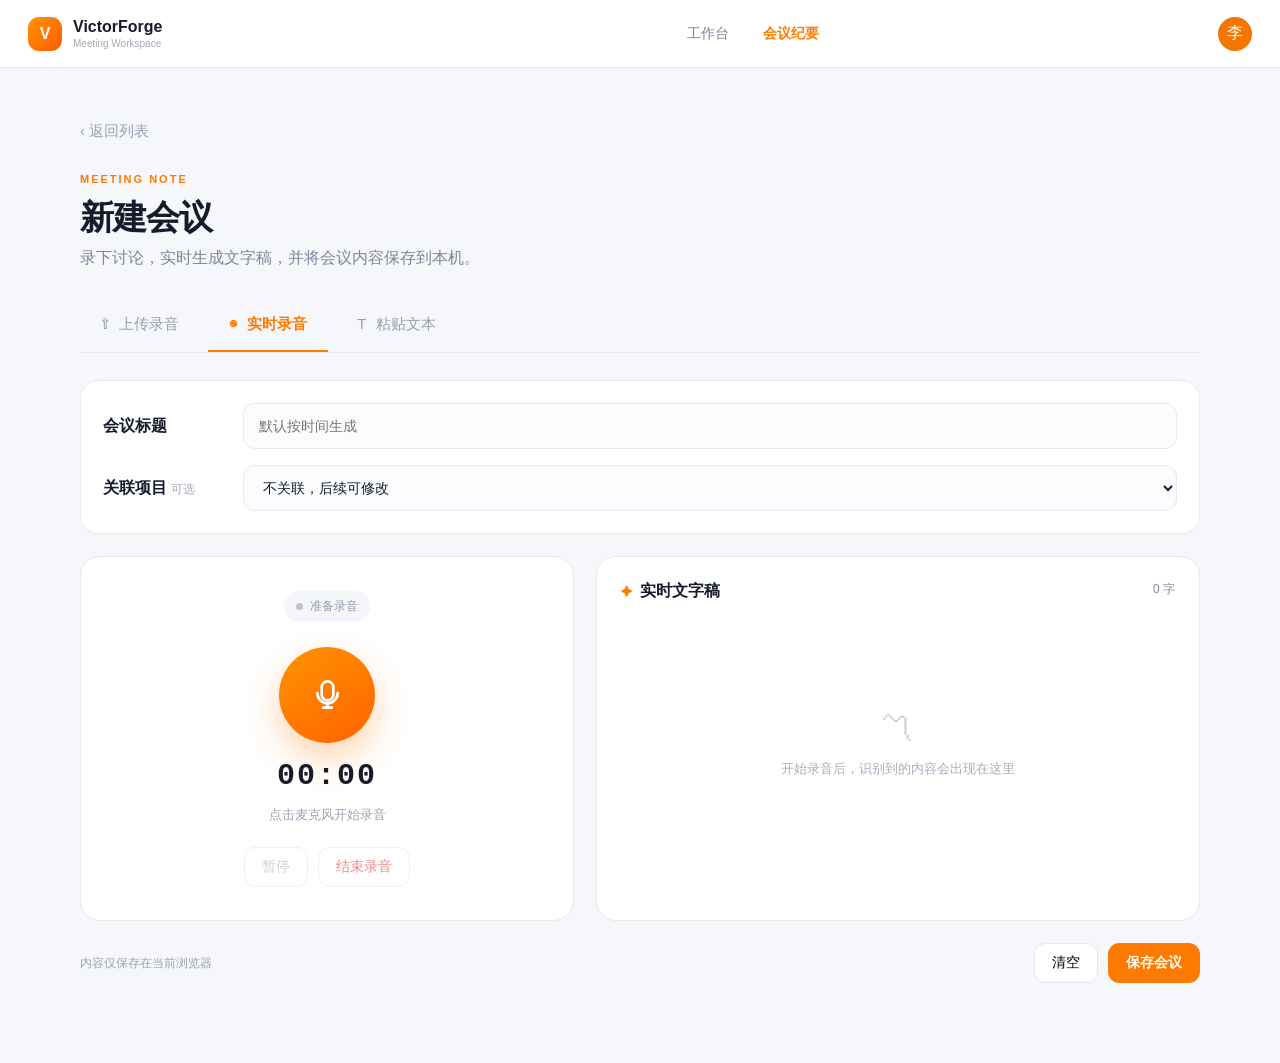
<file: index.html>
<!doctype html>
<html lang="zh-CN">
<head>
  <meta charset="UTF-8" />
  <meta name="viewport" content="width=device-width, initial-scale=1.0" />
  <title>VictorForge · 会议纪要</title>
  <link rel="stylesheet" href="styles.css" />
  <link rel="stylesheet" href="overrides.css" />
</head>
<body>
  <header class="topbar">
    <a class="brand" href="#"><span class="brand-mark">V</span><span><b>VictorForge</b><small>Meeting Workspace</small></span></a>
    <nav><a href="#">工作台</a><a class="active" href="#">会议纪要</a></nav>
    <div class="avatar">李</div>
  </header>

  <main class="shell">
    <button class="back">‹ 返回列表</button>
    <section class="heading">
      <span class="eyebrow">MEETING NOTE</span>
      <h1>新建会议</h1>
      <p>录下讨论，实时生成文字稿，并将会议内容保存到本机。</p>
    </section>

    <div class="tabs" role="tablist">
      <button data-tab="upload">⇧ <span>上传录音</span></button>
      <button class="selected" data-tab="record">◉ <span>实时录音</span></button>
      <button data-tab="paste">T <span>粘贴文本</span></button>
    </div>

    <section class="form-card">
      <label>会议标题</label>
      <input id="title" placeholder="默认按时间生成" />
      <label>关联项目 <em>可选</em></label>
      <select id="project"><option value="">不关联，后续可修改</option><option>锐达项目</option><option>内部产品实验</option></select>
    </section>

    <section id="recordPanel" class="workspace panel-active">
      <article class="record-card">
        <div class="live-pill"><i></i><span id="stateText">准备录音</span></div>
        <button id="recordButton" class="record-button" aria-label="开始录音"><span class="mic" aria-hidden="true"><svg viewBox="0 0 24 24"><rect x="8" y="3" width="8" height="13" rx="4"></rect><path d="M5 11a7 7 0 0 0 14 0M12 18v3M9 21h6"></path></svg></span></button>
        <div id="timer" class="timer">00:00</div>
        <p id="recordHint">点击麦克风开始录音</p>
        <div class="record-actions">
          <button id="pauseButton" class="secondary" disabled>暂停</button>
          <button id="stopButton" class="danger" disabled>结束录音</button>
        </div>
      </article>

      <article class="transcript-card">
        <div class="card-title"><div><span class="spark">✦</span><b>实时文字稿</b></div><span id="wordCount">0 字</span></div>
        <div id="emptyState" class="empty"><span>〽</span><p>开始录音后，识别到的内容会出现在这里</p></div>
        <textarea id="transcript" aria-label="会议文字稿" placeholder="文字稿将在这里生成，也可以直接编辑……"></textarea>
      </article>
    </section>

    <section id="uploadPanel" class="single-panel">
      <label class="dropzone"><input id="audioFile" type="file" accept="audio/*" /><span class="drop-icon">⇧</span><b>选择或拖入录音文件</b><small>支持 mp3、m4a、wav、webm</small></label>
      <p class="notice">录音上传已就绪；服务端转写引擎将在下一阶段接入。</p>
    </section>

    <section id="pastePanel" class="single-panel">
      <textarea id="pasteText" class="paste-box" placeholder="把已有的会议文字粘贴到这里……"></textarea>
      <button id="usePaste" class="primary compact">使用这段文字</button>
    </section>

    <footer class="footer-actions">
      <span id="saveStatus">内容仅保存在当前浏览器</span>
      <div><button id="clearButton" class="secondary">清空</button><button id="saveButton" class="primary">保存会议</button></div>
    </footer>
  </main>

  <div id="toast" class="toast"></div>
  <script src="app.js"></script>
</body>
</html>
</file>
<file: styles.css>
:root{--orange:#ff7a00;--ink:#151b2b;--muted:#8b93a7;--line:#e5e8ef;--bg:#f5f7fb;--card:#fff;--blue:#3d67ff}*{box-sizing:border-box}body{margin:0;background:var(--bg);color:var(--ink);font-family:-apple-system,BlinkMacSystemFont,"Segoe UI","PingFang SC",sans-serif}.topbar{height:68px;background:#fff;border-bottom:1px solid var(--line);display:flex;align-items:center;padding:0 28px;position:sticky;top:0;z-index:5}.brand{display:flex;align-items:center;gap:11px;color:var(--ink);text-decoration:none;min-width:260px}.brand-mark{width:34px;height:34px;border-radius:11px;background:linear-gradient(135deg,#ff9500,#ff5b00);color:#fff;display:grid;place-items:center;font-weight:800}.brand small{display:block;color:#a2a9b8;font-size:10px;margin-top:2px}.topbar nav{display:flex;gap:34px;margin:auto}.topbar nav a{color:#7b8498;text-decoration:none;font-size:14px}.topbar nav a.active{color:var(--orange);font-weight:650}.avatar{width:34px;height:34px;border-radius:50%;background:#f27600;color:#fff;display:grid;place-items:center}.shell{width:min(1120px,calc(100% - 40px));margin:54px auto 80px}.back{border:0;background:transparent;color:#9aa2b3;font-size:15px;padding:0;cursor:pointer}.heading{margin:28px 0 30px}.eyebrow{font-size:11px;letter-spacing:2px;color:var(--orange);font-weight:750}.heading h1{font-size:34px;margin:8px 0 7px;letter-spacing:-1px}.heading p{margin:0;color:#7c8598}.tabs{display:flex;gap:8px;border-bottom:1px solid var(--line);margin-bottom:27px}.tabs button{border:0;background:transparent;padding:16px 21px;color:#969eae;font-size:15px;cursor:pointer;border-bottom:2px solid transparent}.tabs button.selected{color:var(--orange);border-color:var(--orange);font-weight:650}.tabs span{margin-left:6px}.form-card{background:var(--card);padding:22px;border:1px solid var(--line);border-radius:18px;display:grid;grid-template-columns:120px 1fr;gap:16px 20px;align-items:center;margin-bottom:22px}.form-card label{font-weight:650}.form-card em{font-style:normal;color:#a1a8b6;font-size:12px;font-weight:400}.form-card input,.form-card select{width:100%;height:46px;border:1px solid var(--line);border-radius:12px;padding:0 15px;font-size:14px;background:#fbfcfe;color:var(--ink);outline:none}.form-card input:focus,.form-card select:focus{border-color:#ffad66;box-shadow:0 0 0 3px #fff1e5}.workspace{display:none;grid-template-columns:.9fr 1.1fr;gap:22px}.panel-active{display:grid}.record-card,.transcript-card,.single-panel{background:var(--card);border:1px solid var(--line);border-radius:20px;min-height:365px}.record-card{display:flex;flex-direction:column;align-items:center;justify-content:center;padding:28px}.live-pill{font-size:12px;color:#929aac;background:#f5f6f9;border-radius:20px;padding:7px 12px}.live-pill i{display:inline-block;width:7px;height:7px;background:#bcc2ce;border-radius:50%;margin-right:7px}.recording .live-pill{color:#e94a3f;background:#fff0ef}.recording .live-pill i{background:#f04e43;animation:pulse 1.2s infinite}.record-button{width:96px;height:96px;border:0;border-radius:50%;background:linear-gradient(145deg,#ff9400,#ff6200);color:#fff;box-shadow:0 15px 35px #ff780052;margin:25px 0 16px;cursor:pointer;transition:.2s}.record-button:hover{transform:translateY(-2px) scale(1.02)}.recording .record-button{animation:ring 1.8s infinite}.mic{font-size:34px;display:block;transform:rotate(180deg)}.timer{font:700 30px ui-monospace,SFMono-Regular,Menlo,monospace;letter-spacing:2px}.record-card p{color:#9ba3b3;font-size:13px}.record-actions{display:flex;gap:10px;margin-top:10px}.record-actions:has(button:disabled){opacity:.65}.transcript-card{padding:24px;display:flex;flex-direction:column}.card-title{display:flex;justify-content:space-between;color:#81899b;font-size:12px}.card-title b{font-size:16px;color:var(--ink);margin-left:7px}.spark{color:var(--orange)}.empty{margin:auto;text-align:center;color:#a5adbc}.empty span{font-size:34px;color:#c9ced8}.empty p{font-size:13px}.transcript-card textarea{display:none;flex:1;margin-top:18px;border:0;border-top:1px solid var(--line);padding:18px 2px;resize:none;outline:none;line-height:1.85;font-size:15px}.transcript-card.has-text textarea{display:block}.transcript-card.has-text .empty{display:none}.secondary,.danger,.primary{border:1px solid var(--line);border-radius:11px;padding:10px 17px;background:#fff;cursor:pointer;font-size:14px}.danger{color:#e94d43}.primary{border-color:var(--orange);background:var(--orange);color:#fff;font-weight:650}.compact{margin-top:14px}.single-panel{display:none;padding:26px}.single-panel.panel-active{display:block}.dropzone{min-height:270px;border:1.5px dashed #d9dde6;border-radius:15px;display:flex;flex-direction:column;align-items:center;justify-content:center;cursor:pointer;color:#848da0}.dropzone input{display:none}.drop-icon{font-size:32px;color:var(--orange);margin-bottom:12px}.dropzone small{margin-top:7px}.notice{font-size:12px;color:#a0a7b5}.paste-box{width:100%;min-height:250px;border:1px solid var(--line);border-radius:14px;padding:16px;resize:vertical;font:inherit;line-height:1.7;outline:none}.footer-actions{display:flex;justify-content:space-between;align-items:center;margin-top:22px;color:#9aa2b2;font-size:12px}.footer-actions div{display:flex;gap:10px}.toast{position:fixed;bottom:28px;left:50%;transform:translate(-50%,20px);background:#202637;color:#fff;padding:11px 18px;border-radius:10px;opacity:0;transition:.25s;pointer-events:none}.toast.show{opacity:1;transform:translate(-50%,0)}@keyframes pulse{50%{opacity:.35}}@keyframes ring{50%{box-shadow:0 15px 35px #ff780052,0 0 0 12px #ff780018}}@media(max-width:760px){.topbar nav{display:none}.brand{min-width:0}.avatar{margin-left:auto}.shell{margin-top:28px}.form-card{grid-template-columns:1fr;gap:8px}.workspace,.panel-active{grid-template-columns:1fr}.record-card,.transcript-card{min-height:320px}.footer-actions{align-items:flex-end;gap:10px}}
</file>
<file: overrides.css>
.mic {
  display: grid;
  place-items: center;
  transform: none;
  font-size: 0;
}

.mic svg {
  width: 35px;
  height: 35px;
  fill: none;
  stroke: #fff;
  stroke-width: 1.8;
  stroke-linecap: round;
}
</file>
